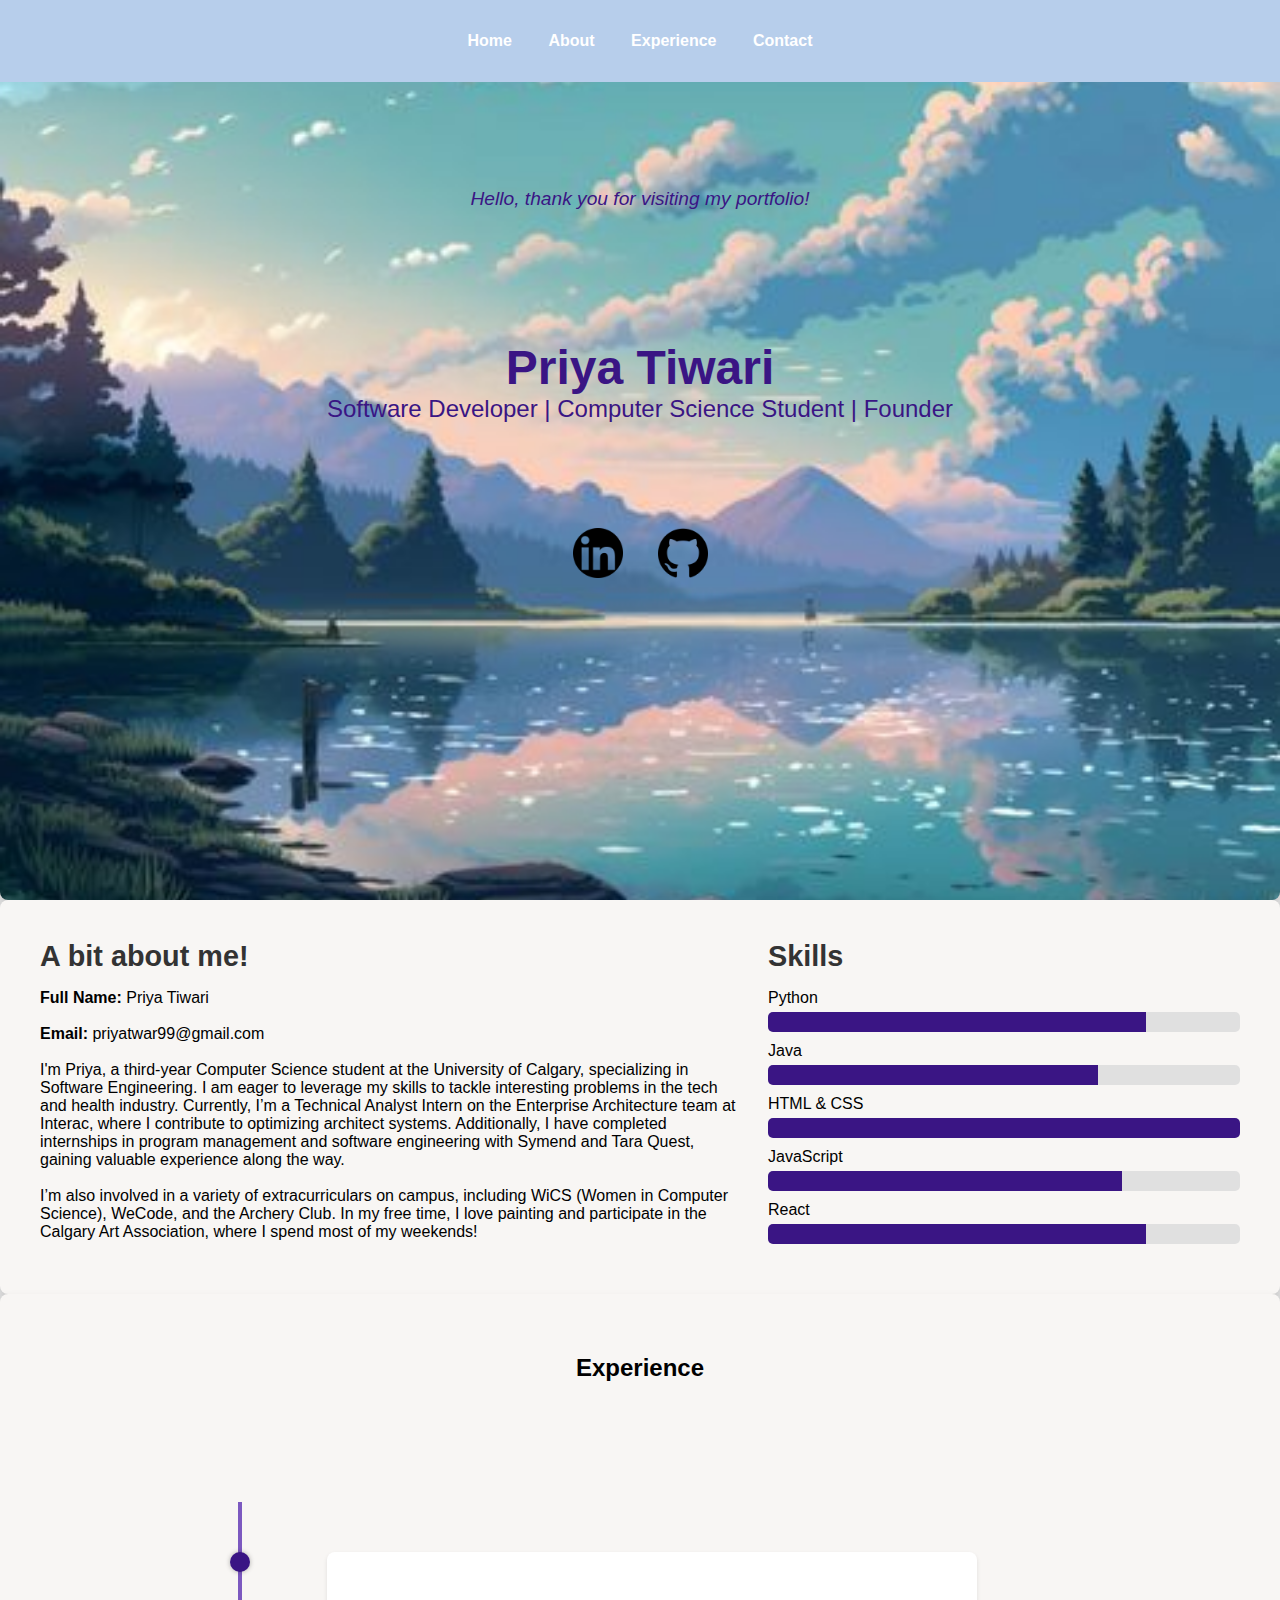
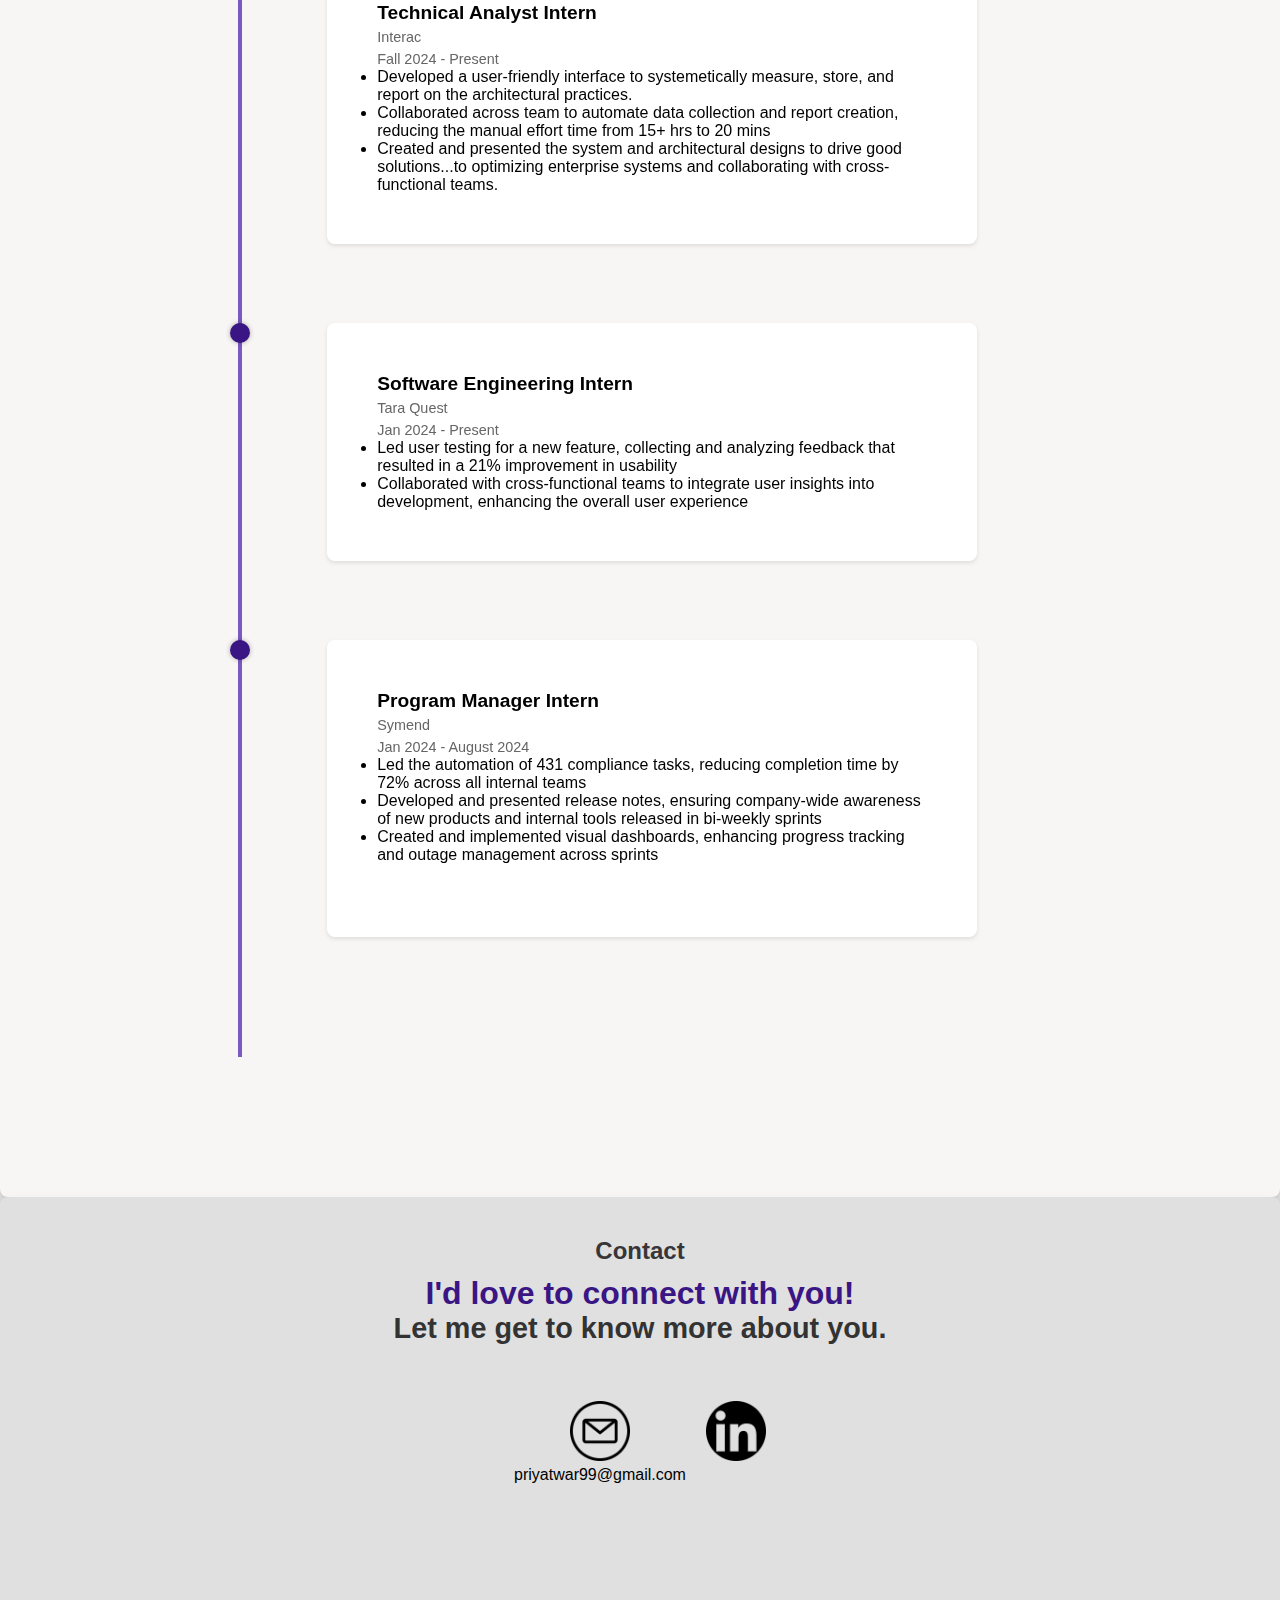
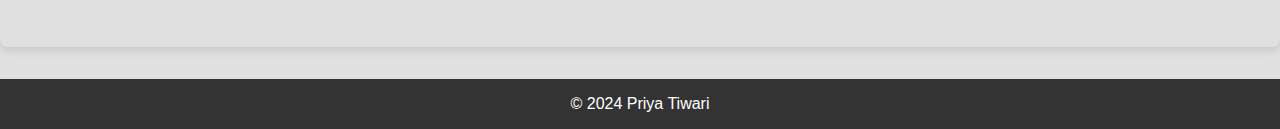
<file: index.html>
<!DOCTYPE html>
<html lang="en">
<head>
    <meta charset="UTF-8">
    <meta name="viewport" content="width=device-width, initial-scale=1.0">
    <title>My Personal Website</title>
    <link rel="stylesheet" href="style.css">
    <link href="https://fonts.googleapis.com/css2?family=Baloo+2:wght@300&display=swap" rel="stylesheet">

</head>
<body>
    <header>
        <nav>
            <a href = "#Home">Home</a>
            <a href="#about">About</a>
            <a href="#Experience">Experience</a>
            <a href="#contact">Contact</a>
        
        </nav>
    </header>

    <!-- Home page -->
    <section id = "Home">
        <div class = "intro-text">
            <p>Hello, thank you for visiting my portfolio!</p>
        </div>

        <div class = "name-title">
            <h1>Priya Tiwari</h1>
            <P>Software Developer | Computer Science Student | Founder </P>
        </div>

        <div class = "social-icon">
            <a href="https://www.linkedin.com/in/priya--tiwari/" target="_blank">
                <img src="linkedin-logo.png" alt = "Linkedin" class = "social-icon">
            </a>
            <a href="https://github.com/PriyaTiwari123" target="_blank">
                <img src="github-logo.png" alt ="github" class = "social-icon">
            </a>
        </div>
    </section>



    <!--about section  -->
    <section id="about">
        <div class="container">
            <div class="text-column">
                <h2>A bit about me!</h2>
                <p> <strong>Full Name:</strong> Priya Tiwari</p>
                <br>
                <p> <strong>Email:</strong> priyatwar99@gmail.com</p>
                <br>
                <p>I'm Priya, a third-year Computer Science student at the University of Calgary, specializing in Software Engineering. I am eager to leverage my skills to tackle interesting problems in the tech and health industry. Currently, I’m a Technical Analyst Intern on the Enterprise Architecture team at Interac, where I contribute to optimizing architect systems. Additionally, I have completed internships in program management and software engineering with Symend and Tara Quest, gaining valuable experience along the way.</p>
                <br>

        <p>
            I’m also involved in a variety of extracurriculars on campus, including WiCS (Women in Computer Science), WeCode, and the Archery Club. In my free time, I love painting and participate in the Calgary Art Association, where I spend most of my weekends!
        </p>
            </div>
            <div class="skills-column">
                <h2>Skills</h2>
                <div class="skill">
                    <label for="python">Python</label>
                    <div class="progress-bar" id="python">
                        <div class="progress" style="width: 80%;"></div>
                    </div>
                </div>
                <div class="skill">
                    <label for="java">Java</label>
                    <div class="progress-bar" id="java">
                        <div class="progress" style="width: 70%;"></div>
                    </div>
                </div>
                <div class="skill">
                    <label for="html">HTML & CSS</label>
                    <div class="progress-bar" id="html">
                        <div class="progress" style="width: 100%;"></div>
                    </div>
                </div>
                <div class="skill">
                    <label for="javascript">JavaScript</label>
                    <div class="progress-bar" id="javascript">
                        <div class="progress" style="width: 75%;"></div>
                    </div>
                </div>
                <div class="skill">
                    <label for="react">React</label>
                    <div class="progress-bar" id="react">
                        <div class="progress" style="width: 80%;"></div>
                    </div>
                </div>

            </div>
        </div>
    </section>
    

    <section id="Experience">
        <div class="name-title">Experience</div>
    
        <div class="timeline">
            <div class="timeline-line"></div> <!-- Vertical line for the entire timeline -->
    
            <div class="entry">
                <div class="circle"></div>
                <div class="card">
                    <h3>Technical Analyst Intern</h3>
                    <p>Interac</p>
                    <span>Fall 2024 - Present</span>
                    <ul>
                        <li>Developed a user-friendly interface to systemetically measure, store, and report on the architectural practices. </li>
                        <li>Collaborated across team to automate data collection and report creation, reducing the manual effort time from 15+ hrs to 20 mins</li>
                        <li>Created and presented the system and architectural designs to drive good solutions...to optimizing enterprise systems and collaborating with cross-functional teams.</li>
                    </ul>
                </div>
            </div>
    
            <div class="entry">
                <div class="circle"></div>
                <div class="card">
                    <h3>Software Engineering Intern</h3>
                    <p>Tara Quest</p>
                    <span>Jan 2024 - Present</span>
                    <ul>
                        <li>Led user testing for a new feature, collecting and analyzing feedback that resulted in a 21% improvement in usability</li>
                        <li>Collaborated with cross-functional teams to integrate user insights into development, enhancing the overall user experience</li>
                    </ul>
                </div>
            </div>

            <div class="entry">
                <div class="circle"></div>
                <div class="card">
                    <h3>Program Manager Intern</h3>
                    <p>Symend</p>
                    <span>Jan 2024 - August 2024</span>
                    <ul>
                        <li>
                            Led the automation of 431 compliance tasks, reducing completion time by 72% across all internal teams
                        </li>
                        <li>Developed and presented release notes, ensuring company-wide awareness of new products and internal tools released in bi-weekly sprints</li>
                        <li>Created and implemented visual dashboards, enhancing progress tracking and outage management across sprints</li>
                    </ul>                        <br>
                        <p></p>
                    </p>
                </div>
            </div>
            <!-- Add more entries as needed -->
        </div>
    </section>
    


    <section id="contact">
        <div class="contact-text">
            <h3 class="contact-title">Contact</h3>
            <h1>I'd love to connect with you!</h1>
            <h2>Let me get to know more about you.</h2>
        </div>
    
        <div class="contact-details">
            <div class="contact-item">
                <img src="email.png" alt="Email Icon" class="contact-icon">
                <p>priyatwar99@gmail.com</p>
                        </div>
            <div class="contact-item">
                <a href="https://www.linkedin.com/in/priya--tiwari/" target="_blank">
                    <img src="linkedin-logo.png" alt="LinkedIn" class="contact-icon">
                </a>
            </div>
        </div>
    </section>

    <footer>
        <p>© 2024 Priya Tiwari</p>
    </footer>
</body>
</html>
</file>
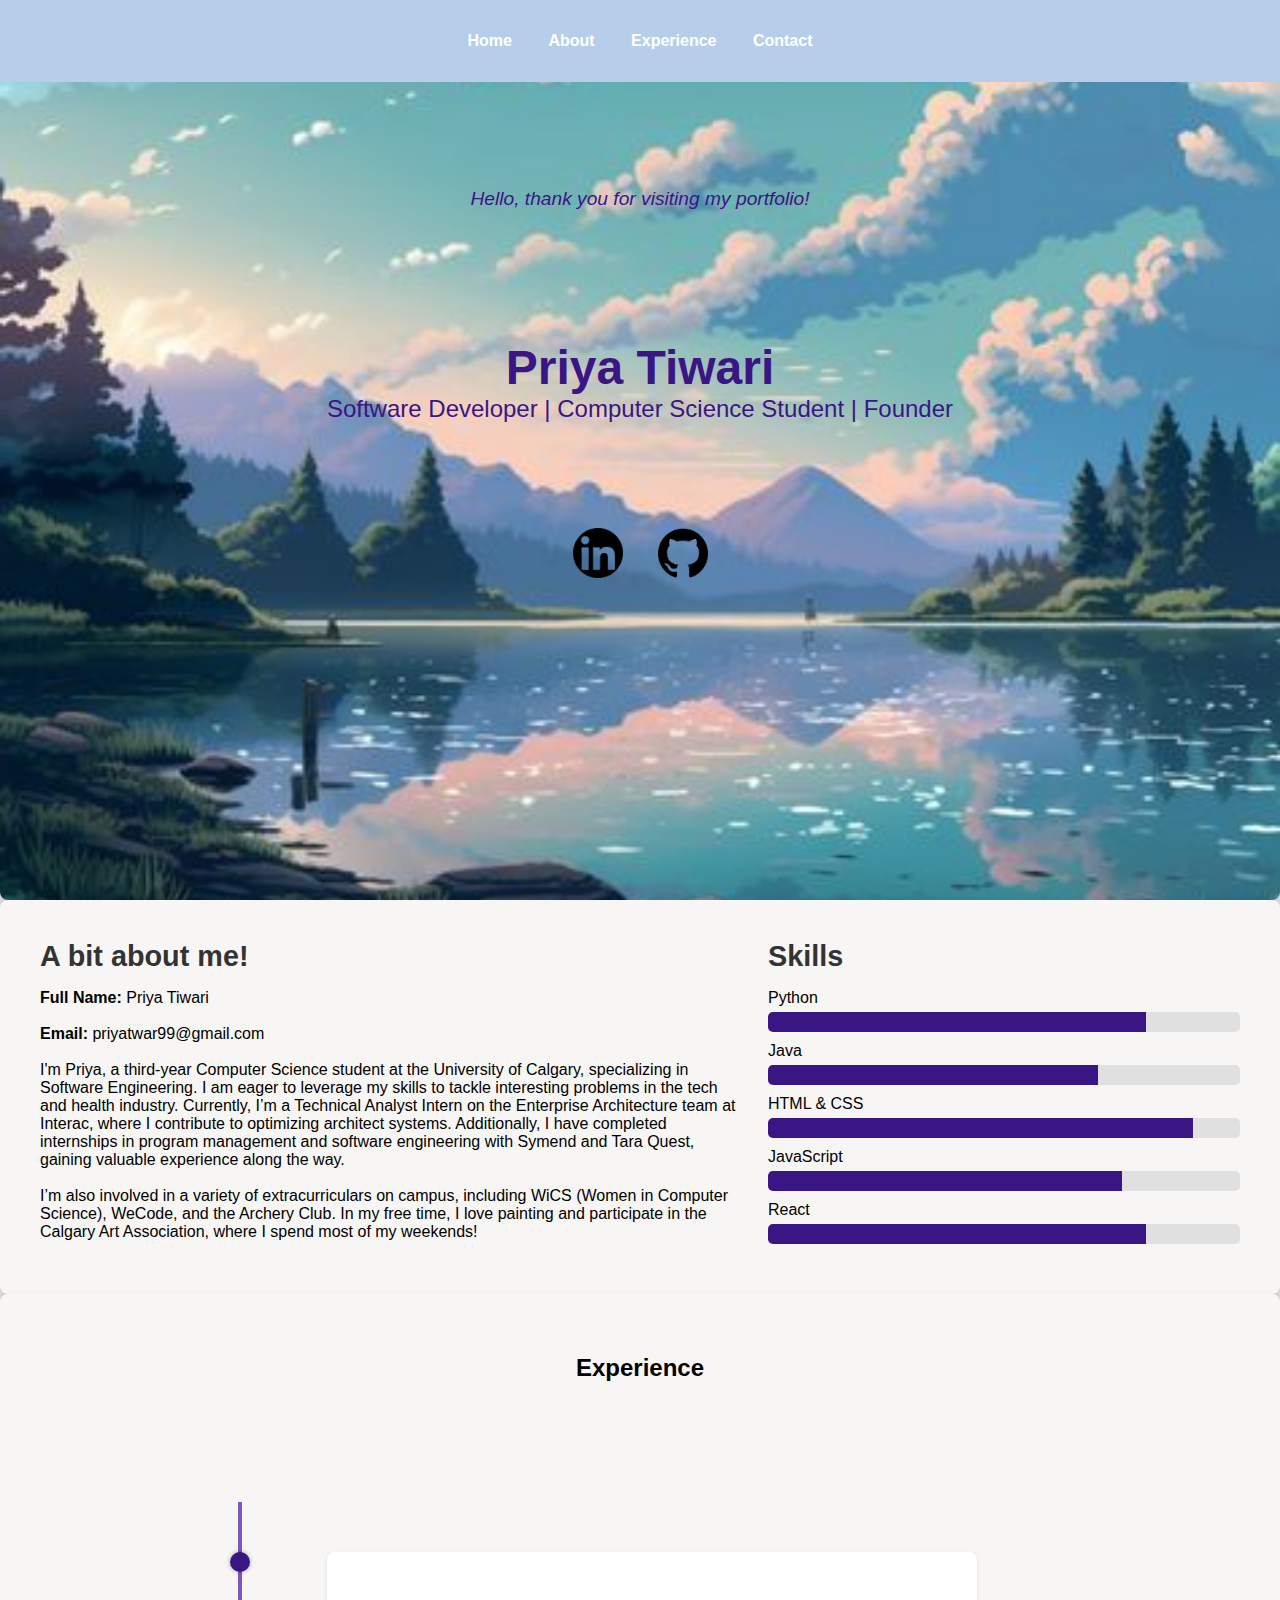
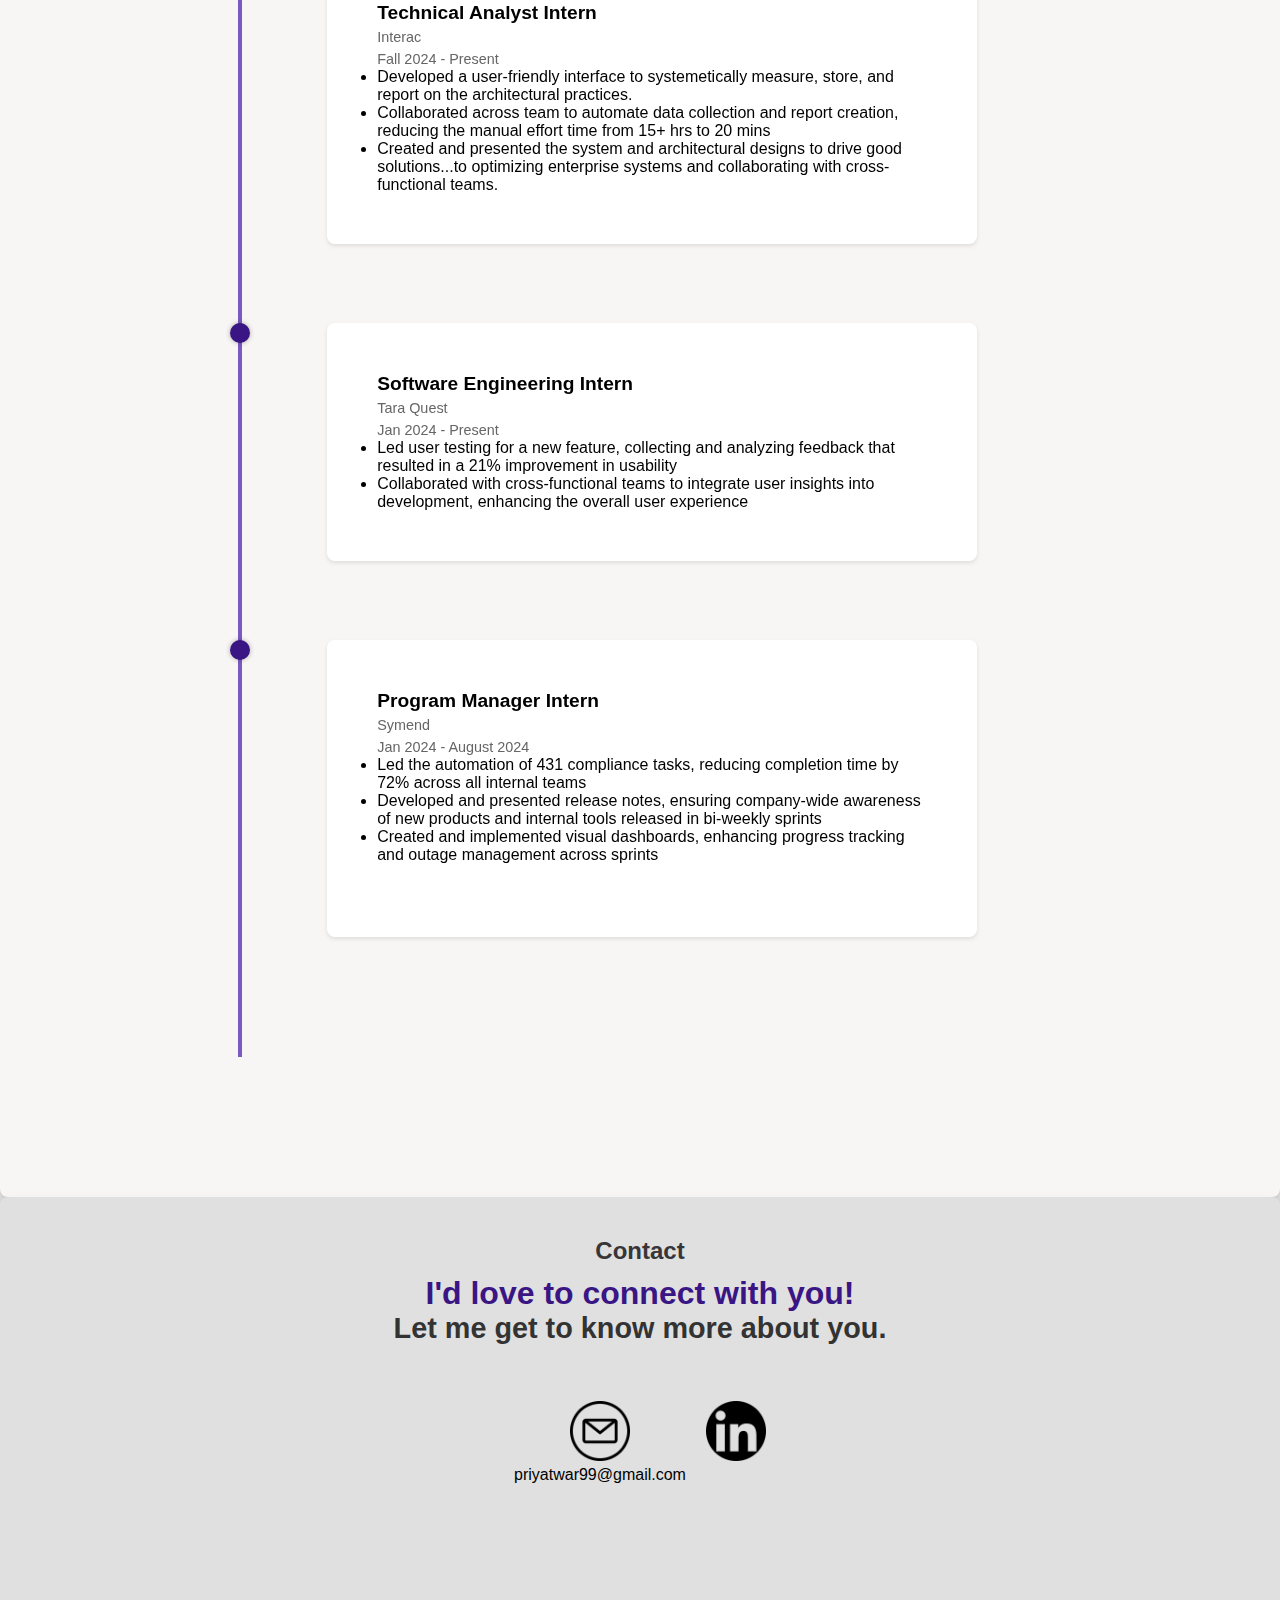
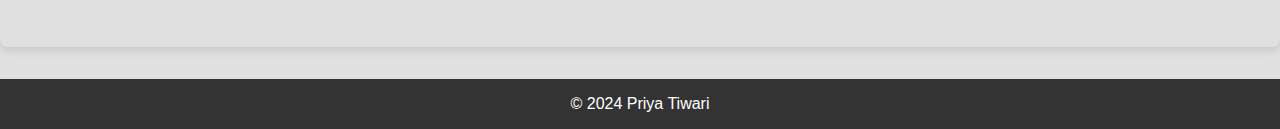
<file: website.html>
<!DOCTYPE html>
<html lang="en">
<head>
    <meta charset="UTF-8">
    <meta name="viewport" content="width=device-width, initial-scale=1.0">
    <title>My Personal Website</title>
    <link rel="stylesheet" href="style.css">
    <link href="https://fonts.googleapis.com/css2?family=Baloo+2:wght@300&display=swap" rel="stylesheet">

</head>
<body>
    <header>
        <nav>
            <a href = "#Home">Home</a>
            <a href="#about">About</a>
            <a href="#Experience">Experience</a>
            <a href="#contact">Contact</a>
        
        </nav>
    </header>

    <!-- Home page -->
    <section id = "Home">
        <div class = "intro-text">
            <p>Hello, thank you for visiting my portfolio!</p>
        </div>

        <div class = "name-title">
            <h1>Priya Tiwari</h1>
            <P>Software Developer | Computer Science Student | Founder </P>
        </div>

        <div class = "social-icon">
            <a href="https://www.linkedin.com/in/priya--tiwari/" target="_blank">
                <img src="linkedin-logo.png" alt = "Linkedin" class = "social-icon">
            </a>
            <a href="https://github.com/PriyaTiwari123" target="_blank">
                <img src="github-logo.png" alt ="github" class = "social-icon">
            </a>
        </div>
    </section>



    <!--about section  -->
    <section id="about">
        <div class="container">
            <div class="text-column">
                <h2>A bit about me!</h2>
                <p> <strong>Full Name:</strong> Priya Tiwari</p>
                <br>
                <p> <strong>Email:</strong> priyatwar99@gmail.com</p>
                <br>
                <p>I'm Priya, a third-year Computer Science student at the University of Calgary, specializing in Software Engineering. I am eager to leverage my skills to tackle interesting problems in the tech and health industry. Currently, I’m a Technical Analyst Intern on the Enterprise Architecture team at Interac, where I contribute to optimizing architect systems. Additionally, I have completed internships in program management and software engineering with Symend and Tara Quest, gaining valuable experience along the way.</p>
                <br>

        <p>
            I’m also involved in a variety of extracurriculars on campus, including WiCS (Women in Computer Science), WeCode, and the Archery Club. In my free time, I love painting and participate in the Calgary Art Association, where I spend most of my weekends!
        </p>
            </div>
            <div class="skills-column">
                <h2>Skills</h2>
                <div class="skill">
                    <label for="python">Python</label>
                    <div class="progress-bar" id="python">
                        <div class="progress" style="width: 80%;"></div>
                    </div>
                </div>
                <div class="skill">
                    <label for="java">Java</label>
                    <div class="progress-bar" id="java">
                        <div class="progress" style="width: 70%;"></div>
                    </div>
                </div>
                <div class="skill">
                    <label for="html">HTML & CSS</label>
                    <div class="progress-bar" id="html">
                        <div class="progress" style="width: 90%;"></div>
                    </div>
                </div>
                <div class="skill">
                    <label for="javascript">JavaScript</label>
                    <div class="progress-bar" id="javascript">
                        <div class="progress" style="width: 75%;"></div>
                    </div>
                </div>
                <div class="skill">
                    <label for="react">React</label>
                    <div class="progress-bar" id="react">
                        <div class="progress" style="width: 80%;"></div>
                    </div>
                </div>

            </div>
        </div>
    </section>
    

    <section id="Experience">
        <div class="name-title">Experience</div>
    
        <div class="timeline">
            <div class="timeline-line"></div> <!-- Vertical line for the entire timeline -->
    
            <div class="entry">
                <div class="circle"></div>
                <div class="card">
                    <h3>Technical Analyst Intern</h3>
                    <p>Interac</p>
                    <span>Fall 2024 - Present</span>
                    <ul>
                        <li>Developed a user-friendly interface to systemetically measure, store, and report on the architectural practices. </li>
                        <li>Collaborated across team to automate data collection and report creation, reducing the manual effort time from 15+ hrs to 20 mins</li>
                        <li>Created and presented the system and architectural designs to drive good solutions...to optimizing enterprise systems and collaborating with cross-functional teams.</li>
                    </ul>
                </div>
            </div>
    
            <div class="entry">
                <div class="circle"></div>
                <div class="card">
                    <h3>Software Engineering Intern</h3>
                    <p>Tara Quest</p>
                    <span>Jan 2024 - Present</span>
                    <ul>
                        <li>Led user testing for a new feature, collecting and analyzing feedback that resulted in a 21% improvement in usability</li>
                        <li>Collaborated with cross-functional teams to integrate user insights into development, enhancing the overall user experience</li>
                    </ul>
                </div>
            </div>

            <div class="entry">
                <div class="circle"></div>
                <div class="card">
                    <h3>Program Manager Intern</h3>
                    <p>Symend</p>
                    <span>Jan 2024 - August 2024</span>
                    <ul>
                        <li>
                            Led the automation of 431 compliance tasks, reducing completion time by 72% across all internal teams
                        </li>
                        <li>Developed and presented release notes, ensuring company-wide awareness of new products and internal tools released in bi-weekly sprints</li>
                        <li>Created and implemented visual dashboards, enhancing progress tracking and outage management across sprints</li>
                    </ul>                        <br>
                        <p></p>
                    </p>
                </div>
            </div>
            <!-- Add more entries as needed -->
        </div>
    </section>
    


    <section id="contact">
        <div class="contact-text">
            <h3 class="contact-title">Contact</h3>
            <h1>I'd love to connect with you!</h1>
            <h2>Let me get to know more about you.</h2>
        </div>
    
        <div class="contact-details">
            <div class="contact-item">
                <img src="email.png" alt="Email Icon" class="contact-icon">
                <p>priyatwar99@gmail.com</p>
                        </div>
            <div class="contact-item">
                <a href="https://www.linkedin.com/in/priya--tiwari/" target="_blank">
                    <img src="linkedin-logo.png" alt="LinkedIn" class="contact-icon">
                </a>
            </div>
        </div>
    </section>

    <footer>
        <p>© 2024 Priya Tiwari</p>
    </footer>
</body>
</html>
</file>
<file: style.css>
* {
    margin: 0;
    padding: 0;
    box-sizing: border-box;
    font-family: Arial, sans-serif;
}

body {
    display:flex;
    flex-direction:column;
    align-items:center;
    background-color: #e0e0e0;
    
}
section {
    width: 100%;
    max-width: 1555px;
    margin: 0;
    padding: 0rem;
    background-color: #fff;
    border-radius: 8px;
    box-shadow: 0 4px 8px rgba(0, 0, 0, 0.1);
}

header {
    text-align: center;
    font-size: medium;
    padding: 2rem;
    background-color:rgb(183, 206, 235);
    width: 100%;
    line-height: normal;
    position:fixed;
}

header h1 {
    font-size: 2.5rem;
    margin-bottom: 0.5rem;
}

header p {
    font-size: 1.2rem;
}

nav a {
    color: #fff;
    text-decoration: none;
    margin: 0 1rem;
    font-weight: bold;
}

nav a:hover {
    text-decoration: underline;
}

#Home {
    background-image: url("backgroundpic.jpg");
    background-size:cover;
    background-attachment: fixed;
    background-position: center;
    height: 100vh;
    display:flex;
    flex-direction: column;
    justify-content: center;
    align-items: center; /* Center the entire content horizontally */
    

}

#Home .intro-text{
    font-size:larger;
    text-align:center;
    font-weight:300;
    margin-bottom: 30px;
    color: #3a1584;
    font-style: oblique;
}

#Home .social-icon{
    display: flex;
    justify-content: center; /* Center the icons horizontally */
    align-items: center; /* Center vertically */
    gap: 35px;
    transition: transform 0.3s;
    margin-bottom: 90px;

}

#Home .social-icon{
    width: 50px;
    height: 50px;
}

#Home .name-title {
    font-size: x-large;
    height: max-content;
    font-family: 'Baloo 2', sans-serif; /* Use the Google Font */
    text-align: center;
    font-family: fantasy;
    padding: 100px;
    margin-bottom: 50px;
    color: #3a1584; /* Light purple color */
}
#contact {
    background-color: #e0e0e0;
    background-size: cover;
    background-position: center;
    height: 50vh;
    text-align: center;
}

#contact .contact-text {
    padding: 20px;
    margin-top: 20px;
    gap: 40px;
    color: #3a1584;
    

}

.contact-title {
    color: #383539; /* Purple color for "Contact" */
    font-size: 1.5em;
    margin-bottom: 10px;
}

.contact-details {
    display: flex;
    justify-content: center;
    gap: 20px;
    margin-top: 20px;
    margin-bottom: 40px;
}

.contact-item {
    display: flex;
    flex-direction: column;
    align-items: center;
    gap: 5px;
}

.contact-icon {
    width: 60px;
    height: 60px;
    cursor: pointer;
}




#about {
    display: flex;
    justify-content: space-between;
    padding: 40px;
    margin-top: 0px;
    background-color: rgb(248, 246, 244);

}

.container {
    display: flex;
    width: 100%;
}

.text-column {
    flex: 1.5; /* Adjusts the width */
    margin-right: 20px; /* Space between columns */
    font-size: medium;
    font-stretch: semi-condensed;
    font-family: fantasy;
}

.skills-column {
    flex: 1; /* Adjusts the width */
}

h2 {
    margin-bottom: 15px;
}

.skill {
    margin-bottom: 10px;
}

label {
    display: block;
    margin-bottom: 5px;
}

.progress-bar {
    background-color: #e0e0e0;
    border-radius: 5px;
    overflow: hidden;
    height: 20px;
}

.progress {
    background-color: #3a1584; /* Skill color */
    height: 100%;
    transition: width 0.3s; /* Smooth transition */
}


h2 {
    font-size: 1.8rem;
    color: #333;
    margin-bottom: 1rem;
}

#Experience {
    display:center;
    padding: 40px;
    margin-top: 0px;
    background-color: rgb(248, 246, 244);

}

#Experience .name-title{
    text-align: center;
    font-size: x-large;
    font-weight: 600;
    padding: 20px;
}

/* General timeline container styling */
.timeline {
    position: relative;
    max-width: 800px;
    margin: 100px auto;
    padding: 40px 0;
}

/* Vertical line styling */
.timeline-line {
    position: absolute;
    left: 0%; /* Positions line at 20% of container width */
    top: 0;
    bottom: 0;
    width: 4px; /* Thickness of the line */
    background-color: #7c59c0;
    transform: translateX(-50%);
    z-index: 1;
}

/* Individual entry styling */
.entry {
    position:relative;
    margin: 10px 0;
    padding-left: 1%; /* Space on the left for the line and circles */
}

/* Circle styling */
.circle {
    position: absolute;
    left: 0%; /* Aligns circles with the vertical line */
    transform: translateX(-50%);
    top: 0;
    width: 20px;
    height: 20px;
    background-color: #3a1584;
    border-radius: 50%;
    box-shadow: 0 0 5px rgba(0, 0, 0, 0.3);
    z-index: 2;
}

/* Card styling */
.card {
    position: relative;
    padding: 50px;
    width: 650px;
    background: #fff;
    border-radius: 8px;
    box-shadow: 0 2px 4px rgba(0, 0, 0, 0.1);
    margin-left: 10%; /* Shifts cards to the right of the line */
    z-index: 3;
    margin-bottom: 10%;
}

/* Additional card styling */
.card h3 {
    margin: 0 0 5px;
    font-size: 1.2em;
    font-weight: bold;
}

.card p, .card span {
    margin: 5px 0;
    font-size: 0.9em;
    color: #666;
}



footer {
    padding: 1rem;
    text-align: center;
    width: 100%;
    background-color: #333;
    color: #fff;
    margin-top: 2rem;
}
</file>
